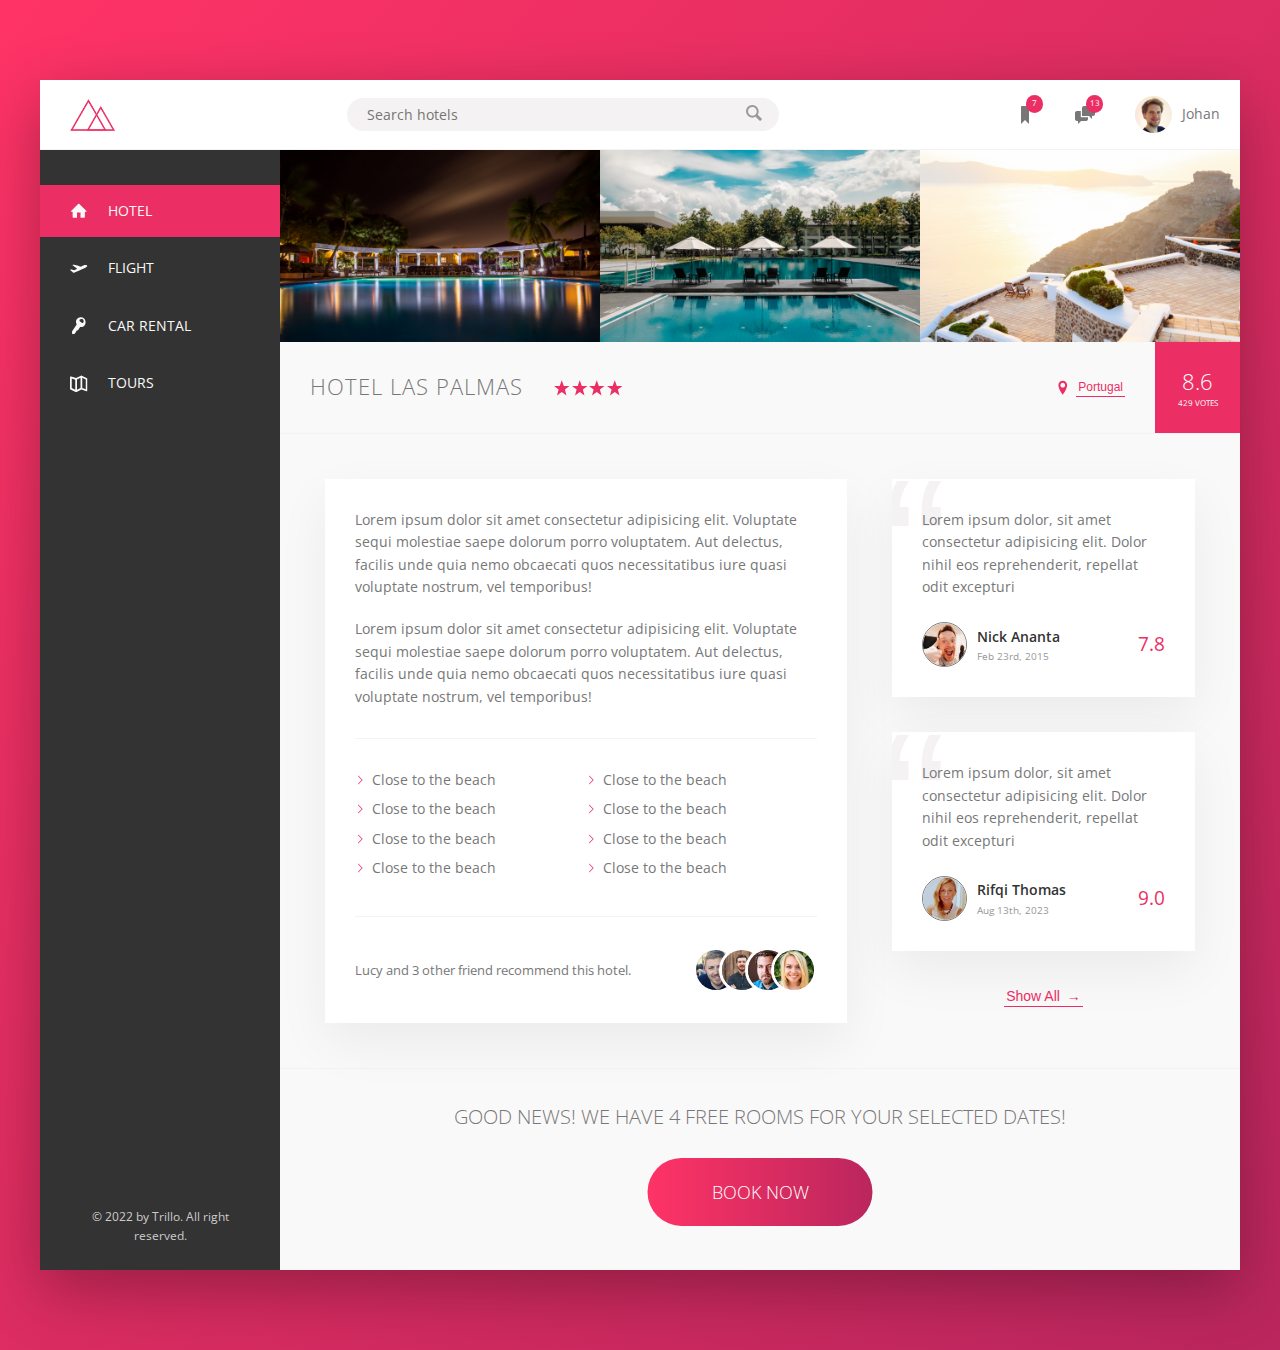
<file: index.html>
<!DOCTYPE html>
<html lang="en">
    <head>
        <meta charset="UTF-8">
        <meta name="viewport" content="width=device-width, initial-scale=1.0">
        
        <link href="https://fonts.googleapis.com/css?family=Open+Sans:300,400,600" rel="stylesheet">
        <link rel="stylesheet" href="css/style.css">
        <link rel="shortcut icon" type="image/png" href="img/favicon.png">
        
        <title>trillo &mdash; Your all-in-one booking app</title>
    </head>
    <body>
        <div class="container">
            <header class="header">
               <img src="img/logo.png" alt="Trillo logo" class="logo">

               <form action="#" class="search">
                <input type="text" class="search__input" placeholder="Search hotels">
                <button class="search__button">
                    <svg class="search__icon">
                        <use xlink:href="img/sprite.svg#icon-magnifying-glass"></use>
                    </svg>
                </button>
               </form>

               <nav class="user-nav">
                    <div class="user-nav__icon-box">
                        <svg class="user-nav__icon">
                            <use xlink:href="img/sprite.svg#icon-bookmark"></use>
                        </svg>
                        <span class="user-nav__notification">7</span>
                    </div>
                    <div class="user-nav__icon-box">
                        <svg class="user-nav__icon">
                            <use xlink:href="img/sprite.svg#icon-chat"></use>
                        </svg>
                        <span class="user-nav__notification">13</span>
                    </div>
                    <div class="user-nav__user">
                        <img src="img/user.jpg" alt="user Photo" class="user-nav__user-photo">
                        <span class="user-nav__user-name">Johan</span>
                    </div>
               </nav>
            </header>
            <div class="content">
            <nav class="sidebar">
                <ul class="side-nav">
                    <li class="side-nav__item side-nav__item--active">
                        <a href="#" class="side-nav__link">
                            <svg class="side-nav__icon">
                                <use xlink:href="img/sprite.svg#icon-home"></use>
                            </svg>
                            <span>Hotel</span>
                        </a>
                    </li>
                    <li class="side-nav__item">
                        <a href="#" class="side-nav__link">
                            <svg class="side-nav__icon">
                                <use xlink:href="img/sprite.svg#icon-aircraft-take-off"></use>
                            </svg>
                            <span>Flight</span>
                        </a>
                    </li>
                    <li class="side-nav__item">
                        <a href="#" class="side-nav__link">
                            <svg class="side-nav__icon">
                                <use xlink:href="img/sprite.svg#icon-key"></use>
                            </svg>
                            <span>Car Rental</span>
                        </a>
                    </li>
                    <li class="side-nav__item">
                        <a href="#" class="side-nav__link">
                            <svg class="side-nav__icon">
                                <use xlink:href="img/sprite.svg#icon-map"></use>
                            </svg>
                            <span>Tours</span>
                        </a>
                    </li>
                </ul>

                <div class="legal">
                    &copy; 2022 by Trillo. All right reserved.
                </div>
            </nav>
            <main class="hotel-viev">
                <div class="gallery">
                    <figure class="gallery__item">
                        <img src="img/hotel-1.jpg" alt="photo Of Hotel 1" class="gallery__photo">
                    </figure>
                    <figure class="gallery__item">
                        <img src="img/hotel-2.jpg" alt="photo Of Hotel 2" class="gallery__photo">
                    </figure>
                    <figure class="gallery__item">
                        <img src="img/hotel-3.jpg" alt="photo Of Hotel 3" class="gallery__photo">
                    </figure>
                </div>

                <div class="overview">
                    <h1 class="overview__heading">
                        Hotel Las Palmas
                    </h1>
                    <div class="overview__stars">
                        <svg class="overview__icon-star">
                            <use xlink:href="img/sprite.svg#icon-star"></use>
                        </svg>
                        <svg class="overview__icon-star">
                            <use xlink:href="img/sprite.svg#icon-star"></use>
                        </svg>
                        <svg class="overview__icon-star">
                            <use xlink:href="img/sprite.svg#icon-star"></use>
                        </svg>
                        <svg class="overview__icon-star">
                            <use xlink:href="img/sprite.svg#icon-star"></use>
                        </svg>
                    </div>

                    <div class="overview__location">
                        <svg class="overview__icon-location">
                            <use xlink:href="img/sprite.svg#icon-location-pin"></use>
                        </svg>
                        <button class="btn-inline">Portugal</button>
                    </div>

                    <div class="overview__rating">
                        <div class="overview__rating-average">8.6</div>
                        <div class="overview__rating-count">429 votes</div>
                    </div>
                </div>
                <div class="detail">
                    <div class="description">
                        <p class="paragraph">
                            Lorem ipsum dolor sit amet consectetur adipisicing elit. Voluptate sequi molestiae saepe dolorum porro voluptatem. Aut delectus, facilis unde quia nemo obcaecati quos necessitatibus iure quasi voluptate nostrum, vel temporibus!
                        </p>
                        <p class="paragraph">
                            Lorem ipsum dolor sit amet consectetur adipisicing elit. Voluptate sequi molestiae saepe dolorum porro voluptatem. Aut delectus, facilis unde quia nemo obcaecati quos necessitatibus iure quasi voluptate nostrum, vel temporibus!
                        </p>
                        <ul class="list">
                            <li class="list__item">Close to the beach</li>
                            <li class="list__item">Close to the beach</li>
                            <li class="list__item">Close to the beach</li>
                            <li class="list__item">Close to the beach</li>
                            <li class="list__item">Close to the beach</li>
                            <li class="list__item">Close to the beach</li>
                            <li class="list__item">Close to the beach</li>
                            <li class="list__item">Close to the beach</li>
                        </ul>
                        <div class="recommend">
                            <p class="recommend__count">
                                Lucy and 3 other friend recommend this hotel.
                            </p>
                            <div class="recommend__friends">
                                <img src="img/user-3.jpg" alt="Photo" class="recommend__photo">
                                <img src="img/user-4.jpg" alt="Photo" class="recommend__photo">
                                <img src="img/user-5.jpg" alt="Photo" class="recommend__photo">
                                <img src="img/user-6.jpg" alt="Photo" class="recommend__photo">
                            </div>
                        </div>
                    </div>

                    <div class="user-review">
                        <figure class="review">
                            <blockquote class="review__text">
                                Lorem ipsum dolor, sit amet consectetur adipisicing elit. Dolor nihil eos reprehenderit, repellat odit excepturi 
                            </blockquote>
                            <figcaption class="review__user">
                                <img src="img/user-1.jpg" alt="User 1" class="review__photo">
                                <div class="review__user-box">
                                    <p class="review__user-name">Nick Ananta</p>
                                    <p class="review__user-date">Feb 23rd, 2015</p>
                                </div>
                                <div class="review__rating">7.8</div>
                            </figcaption>
                        </figure>
                        <figure class="review">
                            <blockquote class="review__text">
                                Lorem ipsum dolor, sit amet consectetur adipisicing elit. Dolor nihil eos reprehenderit, repellat odit excepturi 
                            </blockquote>
                            <figcaption class="review__user">
                                <img src="img/user-2.jpg" alt="User 1" class="review__photo">
                                <div class="review__user-box">
                                    <p class="review__user-name">Rifqi Thomas</p>
                                    <p class="review__user-date">Aug 13th, 2023</p>
                                </div>
                                <div class="review__rating">9.0</div>
                            </figcaption>
                        </figure>
                        <button class="btn-inline">Show All <span>&rarr;</span></button>
                    </div>
                </div>


            <div class="contact">
                <div class="cta">
                    <div class="cta__book-now">
                        Good news! We have 4 free rooms for your selected dates!
                    </div>
                    <div class="btn">
                        <span class="btn__visible">Book Now</span>
                        <span class="btn__invisible">Only 4 rooms left</span>
                    </div>
                </div>
            </div> 
            </main>
            </div>
        </div>
    </body>
</html>
</file>
<file: css/style.css>
/*
COLORS

Primary: #eb2f64
Primary light: #FF3366
Primary dark: #BA265D

Grey light 1: #faf9f9
Grey light 2: #f4f2f2
Grey light 3: #f0eeee
Grey light 4: #ccc

Grey dark 1: #333
Grey dark 2: #777
Grey dark 3: #999

*/
* {
  margin: 0;
  padding: 0; }

*,
*::before,
*::after {
  box-sizing: inherit; }

html {
  box-sizing: border-box;
  font-size: 100%; }
  @media only screen and (max-width: 68.75em) {
    html {
      font-size: 87.5%; } }

body {
  font-family: "Open Sans", sans-serif;
  font-weight: 400;
  line-height: 1.6;
  color: #777;
  background-image: linear-gradient(to right bottom, #FF3366, #BA265D);
  background-size: cover;
  min-height: 100vh; }

.logo {
  height: 2rem;
  margin-left: 1.875rem; }

.search {
  flex: 0 0 40%;
  display: flex;
  align-items: center;
  justify-content: center; }
  @media only screen and (max-width: 31.25em) {
    .search {
      order: 1;
      flex: 0 0 100%; } }
  .search__input {
    font-family: inherit;
    font-size: inherit;
    color: inherit;
    background-color: #f4f2f2;
    border: none;
    padding: 0.438rem 1.25rem;
    border-radius: 100px;
    width: 90%;
    transition: all .2s;
    margin-right: -2.2rem; }
    .search__input:focus {
      width: 100%;
      outline: none;
      background-color: #f0eeee; }
  .search::-webkit-input-placeholder {
    font-weight: 100;
    color: #ccc; }
  .search__input:focus + .search__button {
    fill: #999; }
  .search__button {
    border: none;
    background-color: #f4f2f2; }
    .search__button:focus {
      outline: none; }
    .search__button:active {
      transform: translateY(2px); }
  .search__icon {
    height: 1.25rem;
    width: 1.25rem;
    fill: #999; }

.user-nav {
  display: flex;
  align-items: center;
  align-self: stretch; }
  .user-nav > * {
    padding: 0 1.25rem;
    cursor: pointer;
    height: 100%;
    align-items: center;
    display: flex; }
  .user-nav > *:hover {
    background-color: #f4f2f2; }
  .user-nav__icon-box {
    position: relative; }
  .user-nav__icon {
    height: 1.25rem;
    width: 1.25rem;
    fill: #777; }
  .user-nav__notification {
    font-size: 0.5rem;
    height: 1.094rem;
    width: 1.094rem;
    border-radius: 50%;
    background-color: #eb2f64;
    color: #fff;
    position: absolute;
    top: 0.938rem;
    right: .7rem;
    display: flex;
    justify-content: center;
    align-items: center; }
  .user-nav__user-photo {
    height: 2.344rem;
    border-radius: 50%;
    margin-right: .625rem; }

.side-nav {
  font-size: 0.875rem;
  list-style: none;
  margin-top: 2.188rem; }
  @media only screen and (max-width: 56.25em) {
    .side-nav {
      display: flex;
      margin: 0; } }
  .side-nav__item {
    position: relative; }
    .side-nav__item:not(:last-child) {
      margin-bottom: 0.313rem; }
      @media only screen and (max-width: 56.25em) {
        .side-nav__item:not(:last-child) {
          margin: 0; } }
    @media only screen and (max-width: 56.25em) {
      .side-nav__item {
        flex: 1; } }
  .side-nav__item::before {
    content: "";
    position: absolute;
    left: 0;
    height: 100%;
    width: 3px;
    background-color: #eb2f64;
    transform: scaleY(0);
    transition: transform 0.2s, width 0.4s cubic-bezier(1, 0, 0, 1) 0.2s, background-color 0.1s; }
  .side-nav__item:hover::before, .side-nav__item--active::before {
    transform: scaleY(1);
    width: 100%; }
  .side-nav__item:active::before {
    background-color: #FF3366; }
  .side-nav__link:link, .side-nav__link:visited {
    color: #faf9f9;
    text-decoration: none;
    text-transform: uppercase;
    display: block;
    padding: 0.938rem 1.875rem;
    position: relative;
    z-index: 10;
    display: flex;
    align-items: center; }
    @media only screen and (max-width: 56.25em) {
      .side-nav__link:link, .side-nav__link:visited {
        justify-content: center;
        padding: 1.25rem; } }
    @media only screen and (max-width: 37.5em) {
      .side-nav__link:link, .side-nav__link:visited {
        flex-direction: column;
        padding: .625rem 0.313rem; } }
  .side-nav__icon {
    width: 1.094rem;
    height: 1.094rem;
    margin-right: 1.25rem;
    fill: currentColor; }
    @media only screen and (max-width: 37.5em) {
      .side-nav__icon {
        margin-right: 0;
        margin-bottom: 0.438rem;
        width: 0.938rem;
        height: 0.938rem; } }

.legal {
  font-size: 0.75rem;
  color: #ccc;
  text-align: center;
  padding: 1.563rem; }
  @media only screen and (max-width: 56.25em) {
    .legal {
      display: none; } }

.gallery {
  display: flex; }
  .gallery__photo {
    width: 100%;
    display: block; }

.overview {
  display: flex;
  align-items: center;
  border-bottom: 1px solid #f4f2f2; }
  .overview__heading {
    font-size: 1.406rem;
    font-weight: 300;
    text-transform: uppercase;
    letter-spacing: 1px;
    padding: 0.938rem 1.875rem; }
    @media only screen and (max-width: 37.5em) {
      .overview__heading {
        font-size: 1.125rem;
        padding: 0.781rem 1.25rem; } }
  .overview__stars {
    margin-right: auto;
    display: flex; }
  .overview__icon-star, .overview__icon-location {
    width: 1.094rem;
    height: 1.094rem;
    fill: #eb2f64; }
  .overview__location {
    font-size: 0.75rem;
    display: flex;
    align-items: center; }
  .overview__icon-location {
    margin-right: 0.313rem; }
  .overview__rating {
    background-color: #eb2f64;
    color: #fff;
    margin-left: 1.875rem;
    padding: 1.406rem;
    align-self: stretch;
    display: flex;
    flex-direction: column;
    align-items: center;
    justify-content: center; }
    @media only screen and (max-width: 37.5em) {
      .overview__rating {
        padding: 0 0.938rem; } }
  .overview__rating-count {
    font-size: .5rem;
    text-transform: uppercase; }
    @media only screen and (max-width: 31.25em) {
      .overview__rating-count {
        font-size: .313rem; } }
  .overview__rating-average {
    font-size: 1.406rem;
    font-weight: 300;
    margin-bottom: -3px; }
    @media only screen and (max-width: 37.5em) {
      .overview__rating-average {
        font-size: 1.125rem; } }

.btn-inline {
  border: none;
  color: #eb2f64;
  font-size: inherit;
  border-bottom: 1px solid currentColor;
  padding: 2px;
  display: inline-block;
  background-color: transparent;
  cursor: pointer;
  transition: all .4s; }
  .btn-inline span {
    margin-left: 3px;
    transition: margin-left .2s; }
  .btn-inline:hover {
    color: #333; }
    .btn-inline:hover span {
      margin-left: 8px; }
  .btn-inline:focus {
    outline: none;
    animation: pulsate 1s infinite; }

@keyframes pulsate {
  0% {
    transform: scale(1);
    box-shadow: none; }
  50% {
    transform: scale(1.05);
    box-shadow: 0 0.625rem 2.5rem rgba(0, 0, 0, 0.25); }
  100% {
    transform: scale(1);
    box-shadow: none; } }

.paragraph:not(:last-of-type) {
  margin-bottom: 1.25rem; }

.list {
  margin: 1.875rem 0;
  list-style: none;
  padding: 1.875rem 0;
  border-top: 1px solid #f4f2f2;
  border-bottom: 1px solid #f4f2f2;
  display: flex;
  flex-wrap: wrap; }
  .list__item {
    flex: 0 0 50%;
    margin-bottom: 0.438rem; }
  .list__item:before {
    content: "";
    display: inline-block;
    height: .625rem;
    width: .625rem;
    margin-right: 0.438rem;
    background-color: #eb2f64;
    -webkit-mask-image: url(../img/chevron-thin-right.svg);
    -webkit-mask-size: cover; }

.recommend {
  font-size: 0.813rem;
  color: #777;
  display: flex;
  align-items: center; }
  .recommend__count {
    margin-right: auto; }
  .recommend__friends {
    display: flex; }
  .recommend__photo {
    box-sizing: content-box;
    height: 2.5rem;
    width: 2.5rem;
    border-radius: 50%;
    border: 3px solid #fff; }
    .recommend__photo:not(:last-child) {
      margin-right: -1.25rem; }

.review {
  background-color: #fff;
  box-shadow: 0 1.25rem 3.125rem rgba(0, 0, 0, 0.06);
  padding: 1.875rem;
  margin-bottom: 2.188rem;
  position: relative;
  z-index: 10;
  overflow: hidden; }
  @media only screen and (max-width: 56.25em) {
    .review {
      margin-bottom: 1.875rem;
      padding: 1.25rem; } }
  .review__text {
    z-index: 10;
    position: relative; }
  .review__user {
    display: flex;
    align-items: center;
    margin-top: 1.5rem;
    justify-content: center; }
  .review__photo {
    height: 2.813rem;
    width: 2.813rem;
    border-radius: 50%;
    margin-right: .625rem;
    border: 1px solid rgba(0, 0, 0, 0.5); }
  .review__user-name {
    color: #333;
    font-weight: 600; }
  .review__user-date {
    font-size: .625rem;
    font-weight: 400;
    color: #999; }
  .review__rating {
    color: #eb2f64;
    font-size: 1.2rem;
    margin-left: auto; }
  .review::before {
    content: "\201C";
    position: absolute;
    top: -1.8rem;
    left: -.625rem;
    line-height: 1;
    font-size: 12.5rem;
    color: #f4f2f2;
    font-family: sans-serif;
    z-index: 1; }

.contact {
  position: relative; }
  @media only screen and (max-width: 31.25em) {
    .contact {
      display: flex;
      flex-direction: column; } }

.cta {
  padding: 2rem 0;
  text-align: center; }
  @media only screen and (max-width: 56.25em) {
    .cta {
      padding: 1.563rem 0; } }
  .cta__book-now {
    font-size: 1.25rem;
    text-transform: uppercase;
    font-weight: 300;
    margin-bottom: 2.5rem; }
    @media only screen and (max-width: 31.25em) {
      .cta__book-now {
        font-size: .625rem; } }

.btn {
  font-size: 1.1rem;
  font-weight: 300;
  text-transform: uppercase;
  border-radius: 100px;
  border: none;
  background-image: linear-gradient(to right, #FF3366, #BA265D);
  color: #fff;
  position: absolute;
  top: 90%;
  left: 50%;
  transform: translate(-50%, -50%);
  text-align: center;
  overflow: hidden;
  cursor: pointer;
  transition: all .2s; }
  @media only screen and (max-width: 68.75em) {
    .btn {
      position: relative;
      width: 50%;
      font-size: .8rem; } }
  .btn > * {
    display: inline-block;
    height: 100%;
    width: 100%;
    transition: all .2s; }
  .btn__visible {
    display: inline-block;
    padding: 1.25rem 4rem; }
  .btn__invisible {
    position: absolute;
    padding: 1.25rem 0;
    left: 0;
    top: -100%; }
  .btn:hover {
    background-image: linear-gradient(to left, #FF3366, #BA265D); }
  .btn:hover .btn__visible {
    transform: translateY(100%); }
  .btn:hover .btn__invisible {
    top: 0; }

.container {
  max-width: 75rem;
  margin: 5rem auto;
  background-color: #faf9f9;
  box-shadow: 0 1.25rem 3.75rem rgba(0, 0, 0, 0.3);
  min-height: 31.25rem; }
  @media only screen and (max-width: 75em) {
    .container {
      margin: 0;
      max-width: 100%;
      width: 100%; } }

.header {
  font-size: 0.875rem;
  height: 4.375rem;
  background-color: #fff;
  border-bottom: 1px solid #f4f2f2;
  display: flex;
  justify-content: space-between;
  align-items: center; }
  @media only screen and (max-width: 31.25em) {
    .header {
      flex-wrap: wrap;
      align-content: space-around;
      height: 6.875rem; } }

.content {
  display: flex; }
  @media only screen and (max-width: 56.25em) {
    .content {
      flex-direction: column; } }

.sidebar {
  background-color: #333;
  flex: 0 0 20%;
  display: flex;
  flex-direction: column;
  justify-content: space-between;
  height: 70rem; }

.hotel-view {
  background-color: #fff;
  flex: 1; }

.detail {
  font-size: 0.875rem;
  display: flex;
  padding: 2.813rem;
  background-color: #faf9f9;
  border-bottom: 1px solid #f4f2f2; }
  @media only screen and (max-width: 56.25em) {
    .detail {
      padding: 1.875rem; } }
  @media only screen and (max-width: 37.5em) {
    .detail {
      flex-direction: column; } }

.description {
  background-color: #fff;
  box-shadow: 0 1.25rem 3.125rem rgba(0, 0, 0, 0.06);
  padding: 1.875rem;
  flex: 0 0 60%;
  margin-right: 2.813rem; }
  @media only screen and (max-width: 56.25em) {
    .description {
      padding: 1.25rem;
      margin-right: 1.875rem; } }
  @media only screen and (max-width: 37.5em) {
    .description {
      margin-right: 0;
      margin-bottom: 1.875rem; } }

.user-review {
  flex: 1;
  display: flex;
  flex-direction: column;
  align-items: center; }
</file>
